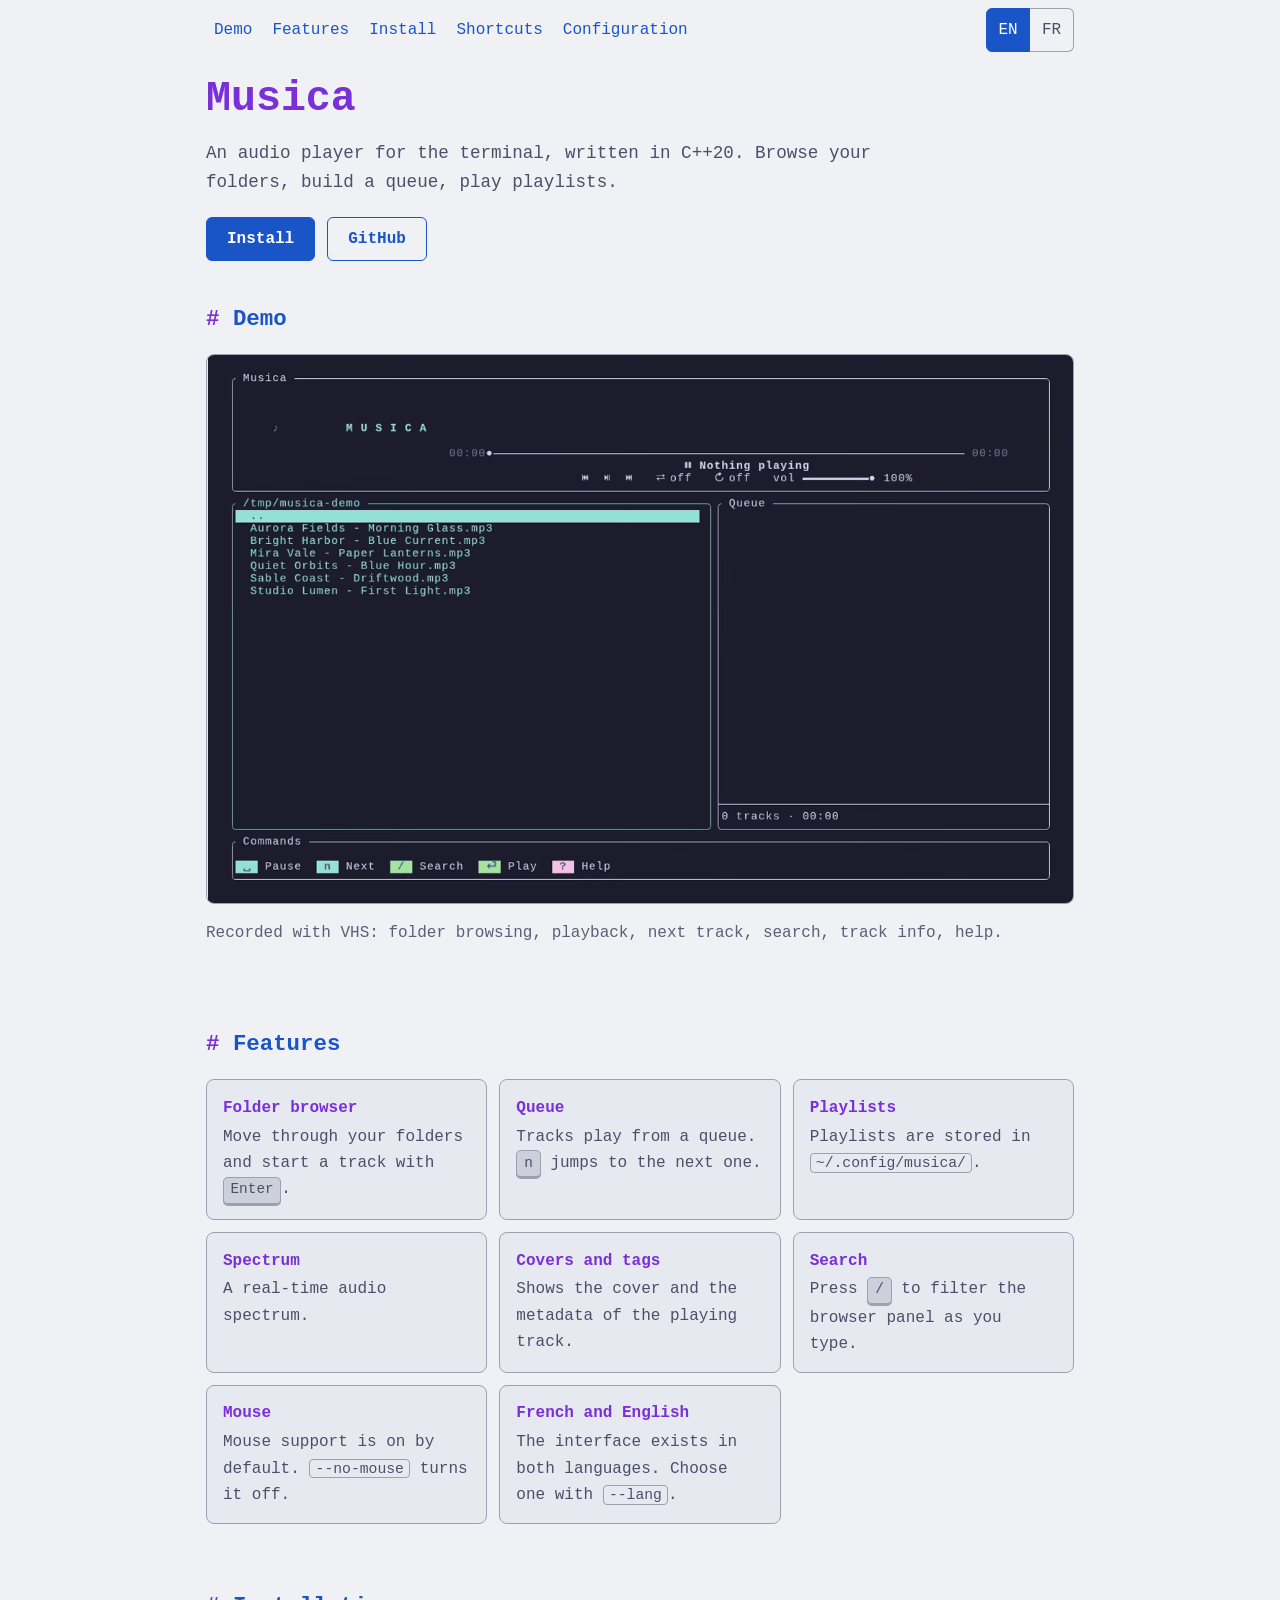
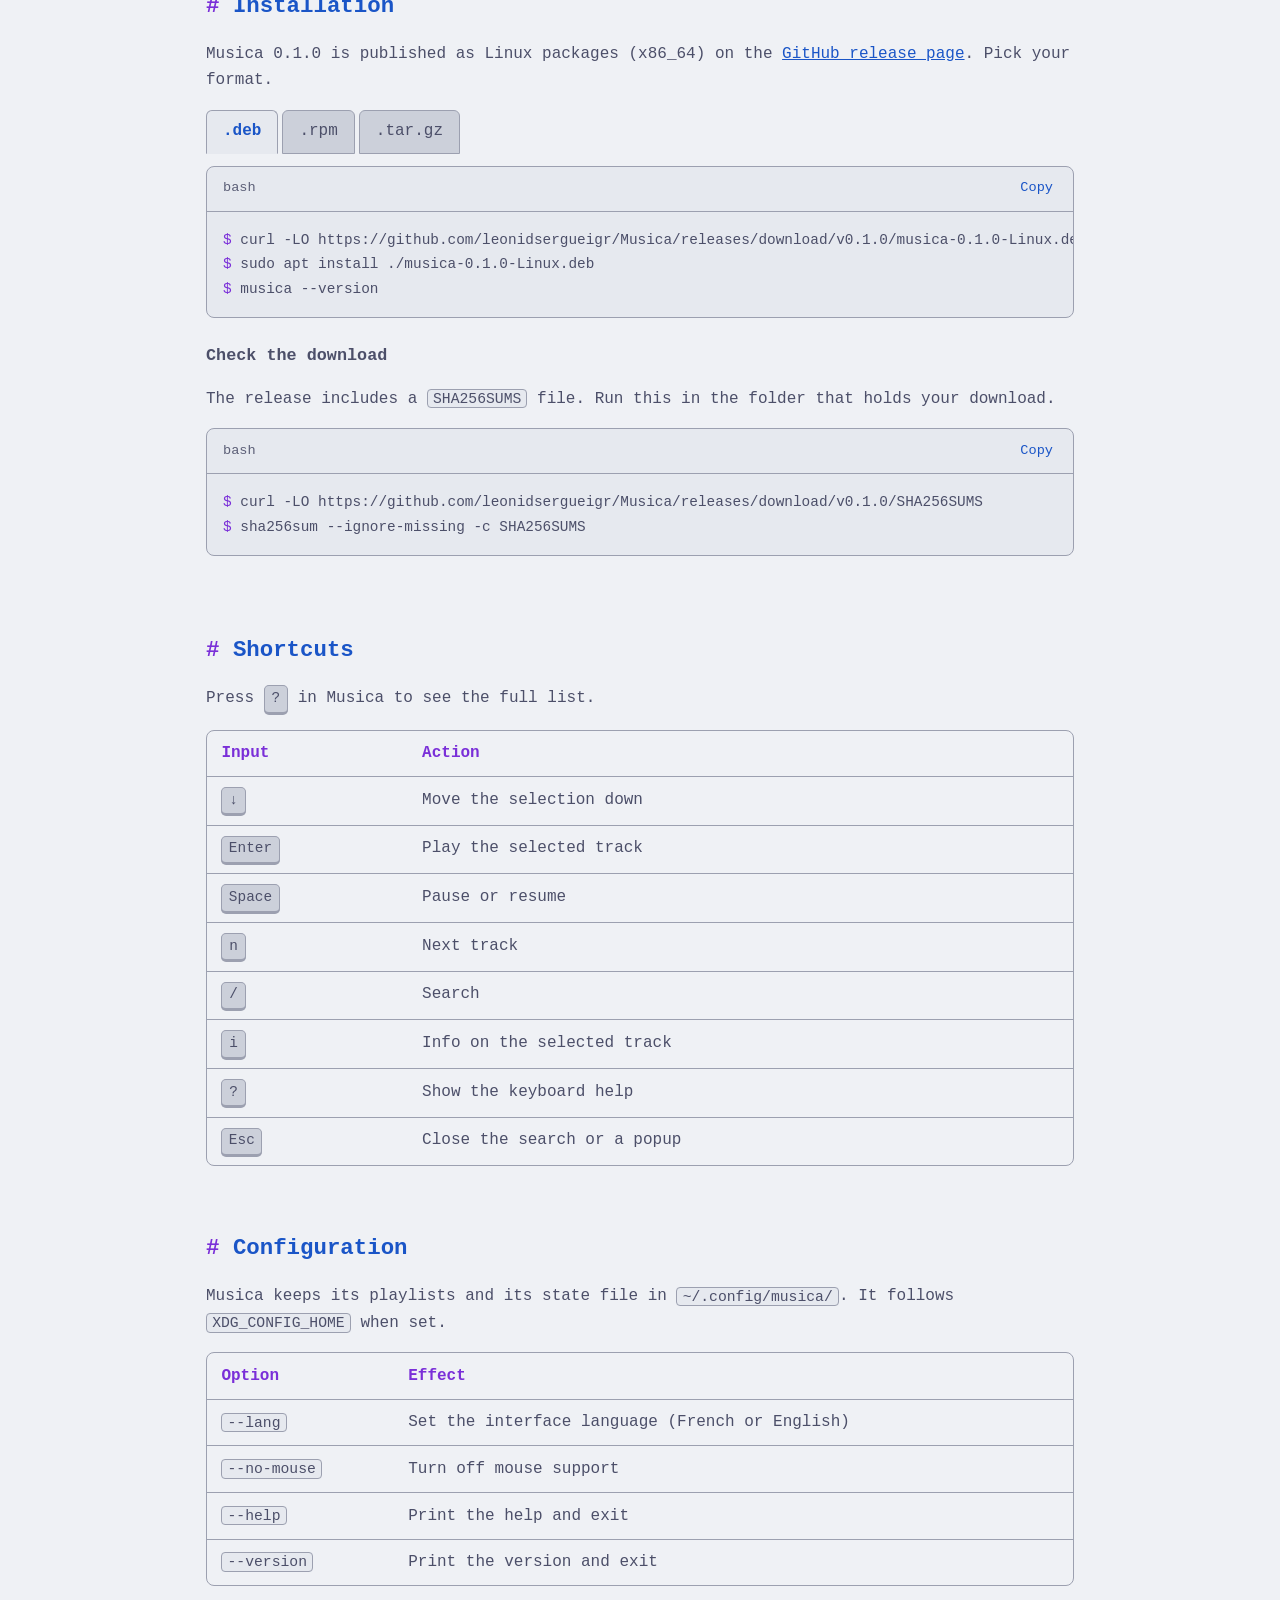
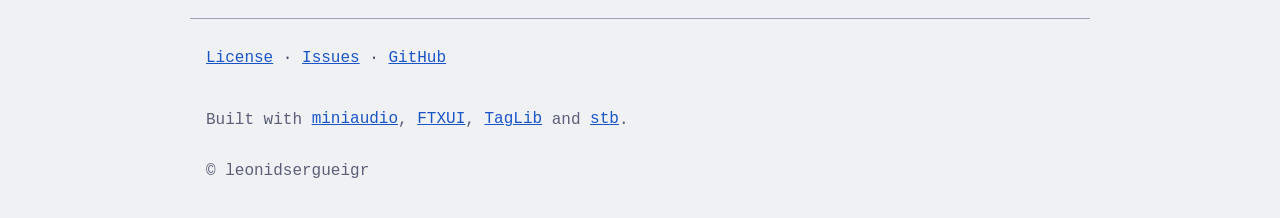
<file: site/index.html>
<!doctype html>
<html lang="en">
<head>
<meta charset="utf-8">
<meta name="viewport" content="width=device-width,initial-scale=1">
<title>Musica – terminal audio player (TUI) for Linux | lecteur audio en terminal</title>
<meta name="description" content="Musica is a terminal audio player (TUI) written in C++20. Lecteur audio en terminal : dossiers, file d'attente, playlists, spectre.">
<meta name="color-scheme" content="dark light">
<meta name="theme-color" content="#1e1e2e" media="(prefers-color-scheme: dark)">
<meta name="theme-color" content="#eff1f5" media="(prefers-color-scheme: light)">
<link rel="canonical" href="https://leonidsergueigr.github.io/Musica/">
<link rel="icon" href="favicon.svg" type="image/svg+xml">
<meta property="og:type" content="website">
<meta property="og:title" content="Musica – terminal audio player">
<meta property="og:description" content="A terminal audio player written in C++20. Un lecteur audio en terminal.">
<meta property="og:url" content="https://leonidsergueigr.github.io/Musica/">
<!-- Open Graph requires absolute URLs for the image. -->
<meta property="og:image" content="https://leonidsergueigr.github.io/Musica/assets/og.png">
<meta property="og:image:width" content="1200">
<meta property="og:image:height" content="630">
<meta property="og:image:alt" content="Musica running in a terminal">
<meta property="og:locale" content="en_US">
<meta property="og:locale:alternate" content="fr_FR">
<meta name="twitter:card" content="summary_large_image">
<meta name="twitter:title" content="Musica – terminal audio player">
<meta name="twitter:description" content="A terminal audio player written in C++20.">
<meta name="twitter:image" content="https://leonidsergueigr.github.io/Musica/assets/og.png">
<link rel="stylesheet" href="style.css">
<script type="application/ld+json">
{"@context":"https://schema.org","@type":"SoftwareApplication","name":"Musica",
"description":"Terminal audio player (TUI) written in C++20.",
"applicationCategory":"MultimediaApplication","operatingSystem":"Linux",
"softwareVersion":"0.1.0","inLanguage":["en","fr"],
"url":"https://leonidsergueigr.github.io/Musica/",
"downloadUrl":"https://github.com/leonidsergueigr/Musica/releases/tag/v0.1.0",
"sameAs":["https://github.com/leonidsergueigr/Musica"],
"author":{"@type":"Person","name":"leonidsergueigr","url":"https://github.com/leonidsergueigr"}}
</script>
<script src="app.js" defer></script>
</head>
<body>
<a class="skip" href="#main"><span data-l="en">Skip to content</span><span data-l="fr">Aller au contenu</span></a>

<header class="wrap">
  <div class="topbar">
    <nav aria-label="Main" data-fr-aria-label="Navigation principale">
      <a href="#demo"><span data-l="en">Demo</span><span data-l="fr">Démo</span></a>
      <a href="#features"><span data-l="en">Features</span><span data-l="fr">Fonctions</span></a>
      <a href="#install"><span data-l="en">Install</span><span data-l="fr">Installation</span></a>
      <a href="#shortcuts"><span data-l="en">Shortcuts</span><span data-l="fr">Raccourcis</span></a>
      <a href="#config"><span data-l="en">Configuration</span><span data-l="fr">Configuration</span></a>
    </nav>
    <div class="lang" role="group" aria-label="Language" data-fr-aria-label="Langue">
      <button type="button" data-set-lang="en" lang="en" aria-pressed="true" title="English">EN</button>
      <button type="button" data-set-lang="fr" lang="fr" aria-pressed="false" title="Français">FR</button>
    </div>
  </div>
  <h1>Musica</h1>
  <p class="lead">
    <span data-l="en">An audio player for the terminal, written in C++20. Browse your folders, build a queue, play playlists.</span>
    <span data-l="fr">Un lecteur audio pour le terminal, écrit en C++20. Parcourez vos dossiers, composez une file d'attente, lisez vos playlists.</span>
  </p>
  <p class="hero-actions">
    <a class="btn primary" href="#install"><span data-l="en">Install</span><span data-l="fr">Installer</span></a>
    <a class="btn" href="https://github.com/leonidsergueigr/Musica">GitHub</a>
  </p>
</header>

<main id="main" class="wrap">

<section id="demo" class="demo" aria-labelledby="h-demo">
  <h2 id="h-demo"><span data-l="en">Demo</span><span data-l="fr">Démo</span></h2>
  <video id="demo-video" width="1200" height="760" autoplay loop muted playsinline preload="metadata"
    poster="assets/demo-poster.jpg"
    aria-label="Musica in a terminal: browsing a folder, playing a track with its cover, searching, opening the track info and the help."
    data-fr-aria-label="Musica dans un terminal : parcours d'un dossier, lecture d'un morceau avec sa pochette, recherche, fenêtre d'infos du morceau et aide.">
    <source src="assets/musica.webm" type="video/webm">
    <source src="assets/musica.mp4" type="video/mp4">
    <img src="assets/musica.gif" width="1200" height="760" loading="lazy"
      alt="Musica in a terminal: browsing a folder, playing a track with its cover, searching, opening the track info and the help."
      data-fr-alt="Musica dans un terminal : parcours d'un dossier, lecture d'un morceau avec sa pochette, recherche, fenêtre d'infos du morceau et aide.">
  </video>
  <p class="muted">
    <span data-l="en">Recorded with VHS: folder browsing, playback, next track, search, track info, help.</span>
    <span data-l="fr">Enregistré avec VHS : parcours des dossiers, lecture, morceau suivant, recherche, infos du morceau, aide.</span>
  </p>
</section>

<section id="features" aria-labelledby="h-feat">
  <h2 id="h-feat"><span data-l="en">Features</span><span data-l="fr">Fonctionnalités</span></h2>
  <!-- TODO(owner): check against the README; add audio formats and .m3u only if confirmed. -->
  <ul class="features">
    <li><strong><span data-l="en">Folder browser</span><span data-l="fr">Navigateur de dossiers</span></strong>
      <span data-l="en">Move through your folders and start a track with <kbd>Enter</kbd>.</span>
      <span data-l="fr">Parcourez vos dossiers et lancez un morceau avec <kbd>Entrée</kbd>.</span></li>
    <li><strong><span data-l="en">Queue</span><span data-l="fr">File d'attente</span></strong>
      <span data-l="en">Tracks play from a queue. <kbd>n</kbd> jumps to the next one.</span>
      <span data-l="fr">Les morceaux se lisent depuis une file d'attente. <kbd>n</kbd> passe au suivant.</span></li>
    <li><strong>Playlists</strong>
      <span data-l="en">Playlists are stored in <code>~/.config/musica/</code>.</span>
      <span data-l="fr">Les playlists sont stockées dans <code>~/.config/musica/</code>.</span></li>
    <li><strong><span data-l="en">Spectrum</span><span data-l="fr">Spectre</span></strong>
      <span data-l="en">A real-time audio spectrum.</span>
      <span data-l="fr">Un spectre audio en temps réel.</span></li>
    <li><strong><span data-l="en">Covers and tags</span><span data-l="fr">Pochettes et tags</span></strong>
      <span data-l="en">Shows the cover and the metadata of the playing track.</span>
      <span data-l="fr">Affiche la pochette et les métadonnées du morceau en cours.</span></li>
    <li><strong><span data-l="en">Search</span><span data-l="fr">Recherche</span></strong>
      <span data-l="en">Press <kbd>/</kbd> to filter the browser panel as you type.</span>
      <span data-l="fr">Appuyez sur <kbd>/</kbd> pour filtrer le panneau de navigation pendant la frappe.</span></li>
    <li><strong><span data-l="en">Mouse</span><span data-l="fr">Souris</span></strong>
      <span data-l="en">Mouse support is on by default. <code>--no-mouse</code> turns it off.</span>
      <span data-l="fr">La souris est activée par défaut. <code>--no-mouse</code> la désactive.</span></li>
    <li><strong><span data-l="en">French and English</span><span data-l="fr">Français et anglais</span></strong>
      <span data-l="en">The interface exists in both languages. Choose one with <code>--lang</code>.</span>
      <span data-l="fr">L'interface existe dans les deux langues. Choisissez avec <code>--lang</code>.</span></li>
  </ul>
</section>

<section id="install" aria-labelledby="h-install">
  <h2 id="h-install"><span data-l="en">Installation</span><span data-l="fr">Installation</span></h2>
  <p>
    <span data-l="en">Musica 0.1.0 is published as Linux packages (x86_64) on the <a href="https://github.com/leonidsergueigr/Musica/releases/tag/v0.1.0">GitHub release page</a>. Pick your format.</span>
    <span data-l="fr">Musica 0.1.0 est publié sous forme de paquets Linux (x86_64) sur la <a href="https://github.com/leonidsergueigr/Musica/releases/tag/v0.1.0">page de release GitHub</a>. Choisissez votre format.</span>
  </p>
  <!-- TODO(owner): update version and file names at each release. -->
  <div class="tabs">
    <div role="tablist" aria-label="Package format" data-fr-aria-label="Format du paquet" hidden>
      <button type="button" role="tab" id="t-deb" aria-controls="p-deb" aria-selected="true">.deb</button>
      <button type="button" role="tab" id="t-rpm" aria-controls="p-rpm" aria-selected="false" tabindex="-1">.rpm</button>
      <button type="button" role="tab" id="t-tgz" aria-controls="p-tgz" aria-selected="false" tabindex="-1">.tar.gz</button>
    </div>

    <div role="tabpanel" id="p-deb" aria-labelledby="t-deb">
      <h3><span data-l="en">.deb (Debian, Ubuntu and derivatives)</span><span data-l="fr">.deb (Debian, Ubuntu et dérivées)</span></h3>
      <div class="term"><div class="term-bar"><span>bash</span><button type="button" class="copy" data-target="c-deb" hidden><span class="lbl"></span></button></div>
<pre tabindex="0"><code id="c-deb"><span class="l">curl -LO https://github.com/leonidsergueigr/Musica/releases/download/v0.1.0/musica-0.1.0-Linux.deb</span>
<span class="l">sudo apt install ./musica-0.1.0-Linux.deb</span>
<span class="l">musica --version</span></code></pre></div>
    </div>

    <div role="tabpanel" id="p-rpm" aria-labelledby="t-rpm">
      <h3><span data-l="en">.rpm (Fedora and other RPM-based distributions)</span><span data-l="fr">.rpm (Fedora et autres distributions RPM)</span></h3>
      <div class="term"><div class="term-bar"><span>bash</span><button type="button" class="copy" data-target="c-rpm" hidden><span class="lbl"></span></button></div>
<pre tabindex="0"><code id="c-rpm"><span class="l">curl -LO https://github.com/leonidsergueigr/Musica/releases/download/v0.1.0/musica-0.1.0-Linux.rpm</span>
<span class="l">sudo dnf install ./musica-0.1.0-Linux.rpm</span>
<span class="l">musica --version</span></code></pre></div>
    </div>

    <div role="tabpanel" id="p-tgz" aria-labelledby="t-tgz">
      <h3><span data-l="en">.tar.gz (any x86_64 Linux)</span><span data-l="fr">.tar.gz (tout Linux x86_64)</span></h3>
      <div class="term"><div class="term-bar"><span>bash</span><button type="button" class="copy" data-target="c-tgz" hidden><span class="lbl"></span></button></div>
<pre tabindex="0"><code id="c-tgz"><span class="l">curl -LO https://github.com/leonidsergueigr/Musica/releases/download/v0.1.0/musica-0.1.0-linux-x86_64.tar.gz</span>
<span class="l">tar -xzf musica-0.1.0-linux-x86_64.tar.gz</span></code></pre></div>
      <!-- TODO(owner): state where the binary is inside the archive (run `tar -tzf`). -->
      <p><span data-l="en">Run the <code>musica</code> binary from the extracted folder.</span>
         <span data-l="fr">Lancez le binaire <code>musica</code> du dossier extrait.</span></p>
    </div>
  </div>

  <h3><span data-l="en">Check the download</span><span data-l="fr">Vérifier le téléchargement</span></h3>
  <p><span data-l="en">The release includes a <code>SHA256SUMS</code> file. Run this in the folder that holds your download.</span>
     <span data-l="fr">La release contient un fichier <code>SHA256SUMS</code>. Lancez ceci dans le dossier du téléchargement.</span></p>
  <div class="term"><div class="term-bar"><span>bash</span><button type="button" class="copy" data-target="c-sha" hidden><span class="lbl"></span></button></div>
<pre tabindex="0"><code id="c-sha"><span class="l">curl -LO https://github.com/leonidsergueigr/Musica/releases/download/v0.1.0/SHA256SUMS</span>
<span class="l">sha256sum --ignore-missing -c SHA256SUMS</span></code></pre></div>
</section>

<section id="shortcuts" aria-labelledby="h-keys">
  <h2 id="h-keys"><span data-l="en">Shortcuts</span><span data-l="fr">Raccourcis</span></h2>
  <p><span data-l="en">Press <kbd>?</kbd> in Musica to see the full list.</span>
     <span data-l="fr">Appuyez sur <kbd>?</kbd> dans Musica pour voir la liste complète.</span></p>
  <!-- TODO(owner): complete from the code/README (up, volume, seek, queue, playlists, quit, mouse actions). Do not guess. -->
  <div class="scroll" tabindex="0" role="region" aria-label="Keyboard shortcuts" data-fr-aria-label="Raccourcis clavier">
    <table>
      <thead><tr><th scope="col"><span data-l="en">Input</span><span data-l="fr">Touche</span></th><th scope="col">Action</th></tr></thead>
      <tbody>
        <tr><td><kbd>↓</kbd></td><td><span data-l="en">Move the selection down</span><span data-l="fr">Descendre la sélection</span></td></tr>
        <tr><td><kbd>Enter</kbd></td><td><span data-l="en">Play the selected track</span><span data-l="fr">Lire le morceau sélectionné</span></td></tr>
        <tr><td><kbd>Space</kbd></td><td><span data-l="en">Pause or resume</span><span data-l="fr">Pause ou reprise</span></td></tr>
        <tr><td><kbd>n</kbd></td><td><span data-l="en">Next track</span><span data-l="fr">Morceau suivant</span></td></tr>
        <tr><td><kbd>/</kbd></td><td><span data-l="en">Search</span><span data-l="fr">Rechercher</span></td></tr>
        <tr><td><kbd>i</kbd></td><td><span data-l="en">Info on the selected track</span><span data-l="fr">Infos sur le morceau sélectionné</span></td></tr>
        <tr><td><kbd>?</kbd></td><td><span data-l="en">Show the keyboard help</span><span data-l="fr">Afficher l'aide des touches</span></td></tr>
        <tr><td><kbd>Esc</kbd></td><td><span data-l="en">Close the search or a popup</span><span data-l="fr">Fermer la recherche ou une fenêtre</span></td></tr>
      </tbody>
    </table>
  </div>
</section>

<section id="config" aria-labelledby="h-config">
  <h2 id="h-config">Configuration</h2>
  <p>
    <span data-l="en">Musica keeps its playlists and its state file in <code>~/.config/musica/</code>. It follows <code>XDG_CONFIG_HOME</code> when set.</span>
    <span data-l="fr">Musica garde ses playlists et son fichier d'état dans <code>~/.config/musica/</code>. Il suit <code>XDG_CONFIG_HOME</code> s'il est défini.</span>
  </p>
  <!-- TODO(owner): confirm XDG_CONFIG_HOME behaviour and name the state file; give the --lang argument syntax from --help. -->
  <div class="scroll" tabindex="0" role="region" aria-label="Command-line options" data-fr-aria-label="Options de ligne de commande">
    <table>
      <thead><tr><th scope="col"><span data-l="en">Option</span><span data-l="fr">Option</span></th><th scope="col"><span data-l="en">Effect</span><span data-l="fr">Effet</span></th></tr></thead>
      <tbody>
        <tr><td><code>--lang</code></td><td><span data-l="en">Set the interface language (French or English)</span><span data-l="fr">Choisir la langue de l'interface (français ou anglais)</span></td></tr>
        <tr><td><code>--no-mouse</code></td><td><span data-l="en">Turn off mouse support</span><span data-l="fr">Désactiver la souris</span></td></tr>
        <tr><td><code>--help</code></td><td><span data-l="en">Print the help and exit</span><span data-l="fr">Afficher l'aide et quitter</span></td></tr>
        <tr><td><code>--version</code></td><td><span data-l="en">Print the version and exit</span><span data-l="fr">Afficher la version et quitter</span></td></tr>
      </tbody>
    </table>
  </div>
</section>
</main>

<footer class="wrap">
  <p>
    <a href="https://github.com/leonidsergueigr/Musica/blob/main/LICENSE"><span data-l="en">License</span><span data-l="fr">Licence</span></a> ·
    <a href="https://github.com/leonidsergueigr/Musica/issues"><span data-l="en">Issues</span><span data-l="fr">Signaler un problème</span></a> ·
    <a href="https://github.com/leonidsergueigr/Musica">GitHub</a>
  </p>
  <p class="muted">
    <span data-l="en">Built with</span><span data-l="fr">Construit avec</span>
    <a href="https://github.com/mackron/miniaudio">miniaudio</a>,
    <a href="https://github.com/ArthurSonzogni/FTXUI">FTXUI</a>,
    <a href="https://taglib.org/">TagLib</a>
    <span data-l="en">and</span><span data-l="fr">et</span>
    <a href="https://github.com/nothings/stb">stb</a>.
  </p>
  <!-- TODO(owner): add the year and your real name if you want them shown. -->
  <p class="muted">© leonidsergueigr</p>
</footer>
<p id="status" class="sr" role="status"></p>
</body>
</html>
</file>
<file: site/style.css>
:root{
  --bg:#1e1e2e;--fg:#cdd6f4;--muted:#a6adc8;--accent:#89b4fa;--violet:#cba6f7;
  --surface:#313244;--code-bg:#181825;--border:#45475a;--on-accent:#1e1e2e;
  --font:ui-monospace,"JetBrains Mono","Fira Code",Menlo,Consolas,monospace;
  color-scheme:dark light;
}
@media (prefers-color-scheme:light){:root{
  --bg:#eff1f5;--fg:#4c4f69;--muted:#5c5f77;--accent:#1a55c7;--violet:#7a2fd8;
  --surface:#ccd0da;--code-bg:#e6e9ef;--border:#9ca0b0;--on-accent:#fff;
}}
*{box-sizing:border-box}
[hidden]{display:none!important}
html{-webkit-text-size-adjust:100%}
@media (prefers-reduced-motion:no-preference){html{scroll-behavior:smooth}}
body{margin:0;background:var(--bg);color:var(--fg);font:16px/1.65 var(--font);overflow-wrap:anywhere}
.wrap{max-width:900px;margin:0 auto;padding:0 1rem}
main section{padding:2rem 0}
h1{font-size:2.6rem;line-height:1.1;margin:1.5rem 0 .5rem;color:var(--violet)}
h2{font-size:1.4rem;margin:0 0 1rem;color:var(--accent)}
h2::before{content:"# ";color:var(--violet)}
h3{font-size:1.05rem;margin:1.5rem 0 .5rem}
a{color:var(--accent)}
.muted{color:var(--muted)}
.lead{font-size:1.1rem;max-width:42rem}
code{background:var(--code-bg);border:1px solid var(--border);border-radius:4px;padding:.05em .35em;font-size:.92em}
:focus-visible{outline:3px solid var(--accent);outline-offset:2px}

/* language switch */
html:not([data-lang=fr]) [data-l=fr]{display:none}
html[data-lang=fr] [data-l=en]{display:none}

.skip{position:absolute;left:-999px;top:0;background:var(--accent);color:var(--on-accent);padding:.75rem 1rem;z-index:10}
.skip:focus{left:0}
.sr{position:absolute;width:1px;height:1px;overflow:hidden;clip:rect(0 0 0 0);white-space:nowrap}

.topbar{display:flex;flex-wrap:wrap;gap:.5rem 1rem;justify-content:space-between;align-items:center;padding-top:.5rem}
nav{display:flex;flex-wrap:wrap;gap:0 .25rem}
nav a{display:inline-flex;align-items:center;min-height:44px;padding:0 .5rem;text-decoration:none}
nav a:hover{text-decoration:underline}
.lang{display:flex}
.lang button{min-height:44px;min-width:44px;background:transparent;color:var(--fg);border:1px solid var(--border);font:inherit;cursor:pointer}
.lang button:first-child{border-radius:6px 0 0 6px}
.lang button:last-child{border-radius:0 6px 6px 0;border-left:0}
.lang button[aria-pressed=true]{background:var(--accent);color:var(--on-accent);border-color:var(--accent)}

.hero-actions{display:flex;flex-wrap:wrap;gap:.75rem;margin:1.25rem 0 .5rem}
.btn{display:inline-flex;align-items:center;justify-content:center;min-height:44px;padding:0 1.25rem;border:1px solid var(--accent);border-radius:6px;color:var(--accent);text-decoration:none;font-weight:600}
.btn:hover{background:var(--surface)}
.btn.primary{background:var(--accent);color:var(--on-accent)}
.btn.primary:hover{filter:brightness(1.1)}

.demo video,.demo img{display:block;width:100%;height:auto;aspect-ratio:1200/760;background:var(--code-bg);border:1px solid var(--border);border-radius:8px}

.features{list-style:none;margin:0;padding:0;display:grid;gap:.75rem;grid-template-columns:repeat(auto-fit,minmax(250px,1fr))}
.features li{background:var(--code-bg);border:1px solid var(--border);border-radius:8px;padding:.9rem 1rem}
.features strong{display:block;color:var(--violet);margin-bottom:.15rem}

kbd{display:inline-block;min-width:1.7em;padding:.05em .45em;text-align:center;font:inherit;font-size:.9em;color:var(--fg);background:var(--surface);border:1px solid var(--border);border-bottom-width:2px;border-radius:5px;box-shadow:0 1px 0 var(--border)}

[role=tablist]{display:flex;flex-wrap:wrap;gap:.25rem;margin:1rem 0 0}
[role=tab]{min-height:44px;min-width:44px;padding:0 1rem;font:inherit;color:var(--fg);background:var(--surface);border:1px solid var(--border);border-radius:6px 6px 0 0;cursor:pointer}
[role=tab][aria-selected=true]{background:var(--code-bg);color:var(--accent);border-bottom-color:var(--code-bg);font-weight:700}
.tabs-on h3{display:none}

.term{background:var(--code-bg);border:1px solid var(--border);border-radius:8px;margin:.75rem 0;overflow:hidden}
.term-bar{display:flex;justify-content:space-between;align-items:center;padding:0 .5rem 0 1rem;border-bottom:1px solid var(--border);color:var(--muted);font-size:.85rem}
.copy{min-height:44px;min-width:44px;padding:0 .75rem;font:inherit;font-size:.85rem;color:var(--accent);background:transparent;border:0;cursor:pointer}
.copy:hover{text-decoration:underline}
pre{margin:0;padding:1rem;overflow-x:auto;overflow-wrap:normal;white-space:pre;font-size:.9rem;line-height:1.7}
pre code{background:none;border:0;padding:0;font-size:inherit}
.l::before{content:"$ ";color:var(--violet);user-select:none}

.scroll{overflow-x:auto;border:1px solid var(--border);border-radius:8px}
table{border-collapse:collapse;width:100%;min-width:20rem}
th,td{text-align:left;padding:.6rem .9rem;border-bottom:1px solid var(--border);vertical-align:top}
th{color:var(--violet)}
tr:last-child td{border-bottom:0}
td:first-child{white-space:nowrap}

footer{padding:2rem 1rem 3rem;border-top:1px solid var(--border);margin-top:2rem}
footer a{display:inline-block;padding:.6rem 0}

@media (max-width:480px){h1{font-size:2.1rem}}
@media print{
  :root{--bg:#fff;--fg:#000;--muted:#333;--accent:#000;--violet:#000;--surface:#eee;--code-bg:#fff;--border:#666}
  nav,.lang,.hero-actions,.demo,.copy,.skip,[role=tablist]{display:none!important}
  [role=tabpanel][hidden]{display:block!important}
  .tabs-on h3{display:block}
  main a[href^=http]::after{content:" (" attr(href) ")";font-size:.8em}
  .scroll{overflow:visible}tr{break-inside:avoid}
}
</file>
